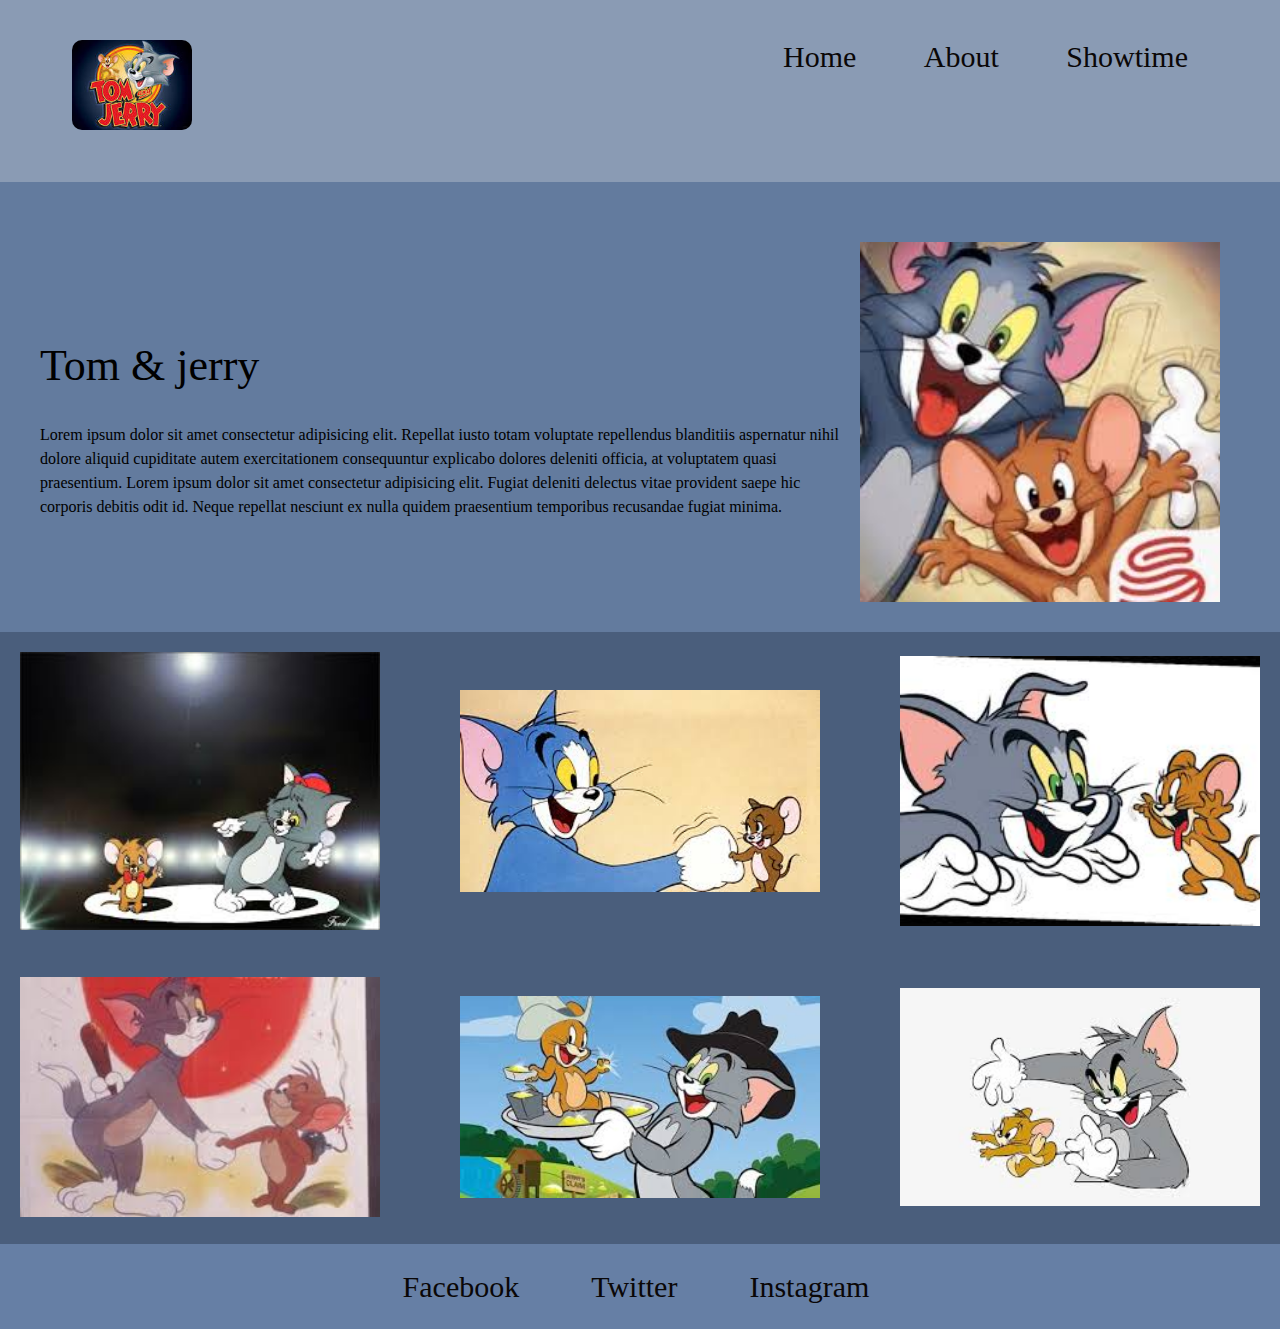
<file: block-BHaabk/index.html>
<!-- 
1. Create a simple page having a header, main content, and a footer.

2. Inside the header keep the brand name to the left and all the navigation to the right.

4. Inside the main content take an article section having two columns. In the first column put a heading and some introductory text of the article and in the second column take an image.

5. After the article section, take a gallery section, in which there will be two rows and in both the row there will be three columns. Each column must have a different image.

6. After the gallery section footer will come.

7. Use flexbox properties and values to create columns.
 -->

 
<!DOCTYPE html>
<html lang="en">
    <head>
        <meta charset="UTF-8">
        <meta name="viewport" content="width=device-width, initial-scale=1.0">
        <title>Blog and Gallery </title>
        <link rel="stylesheet" href="style.css">
    </head>
    <body>
          <header class="header">
            <div class="container">
                  <a class="brand" href="#">
                     <img src="assets/logo.jpeg" alt="Brand Logo">
                  </a>

                 <nav class="nav">
                   <a href="#">Home</a>
                   <a href="#">About</a>
                   <a href="#">Showtime</a>
                 </nav>
             </div>
          </header>
         <main>
              <article class="article">
               
                <div class="row">
                    <div class="column">
                         <h2>Tom & jerry</h2> <br>
                          <p>Lorem ipsum dolor sit amet consectetur adipisicing elit. Repellat iusto totam voluptate repellendus blanditiis aspernatur nihil dolore aliquid cupiditate autem exercitationem consequuntur explicabo dolores deleniti officia, at voluptatem quasi praesentium.
                             Lorem ipsum dolor sit amet consectetur adipisicing elit. Fugiat deleniti delectus vitae provident saepe hic corporis debitis odit id. Neque repellat nesciunt ex nulla quidem praesentium temporibus recusandae fugiat minima.
                          </p>
                    </div>
                    <div class="column-2">
                       <img class="pic" src="assets/images (3).jpeg" alt="tom&jerry">
                     </div>
                </div>
              </article>

             <section class="gallary">
                  <div class="row">
                      <div>
                          <img class="pic" src="assets/pic6.jpeg" alt="tom&jerry">
                      </div>
                       <div>
                           <img class="pic" src="assets/pic1.jpeg" alt="tom&jerry">
                       </div>
                       <div>
                          <img class="pic" src="assets/pic2.jpeg" alt="tom&jerry">
                       </div>
                  </div>
                  <div class="row">
                          <div>
                               <img class="pic" src="assets/pic7.jpeg" alt="tom&jerry">
                           </div>
                           <div>
                              <img class="pic" src="assets/pic3.jpeg" alt="tom&jerry">
                          </div>
                          <div>
                              <img class="pic" src="assets/pic4.jpeg" alt="tom&jerry">
                          </div>
                     </div>
             </section>
      </main>
             <footer class="footer">
               <nav class="link">
                  <a href="https://facebook.com" target="_blanck">Facebook</a>&nbsp;&nbsp;
                  <a href="https://twitter.com" target="_blanck">Twitter</a>&nbsp;&nbsp;  
                  <a href="https://instagram.com" target="_blanck">Instagram</a>&nbsp;&nbsp; 
             </nav>
           </footer>
    
</body>
</html>
</file>
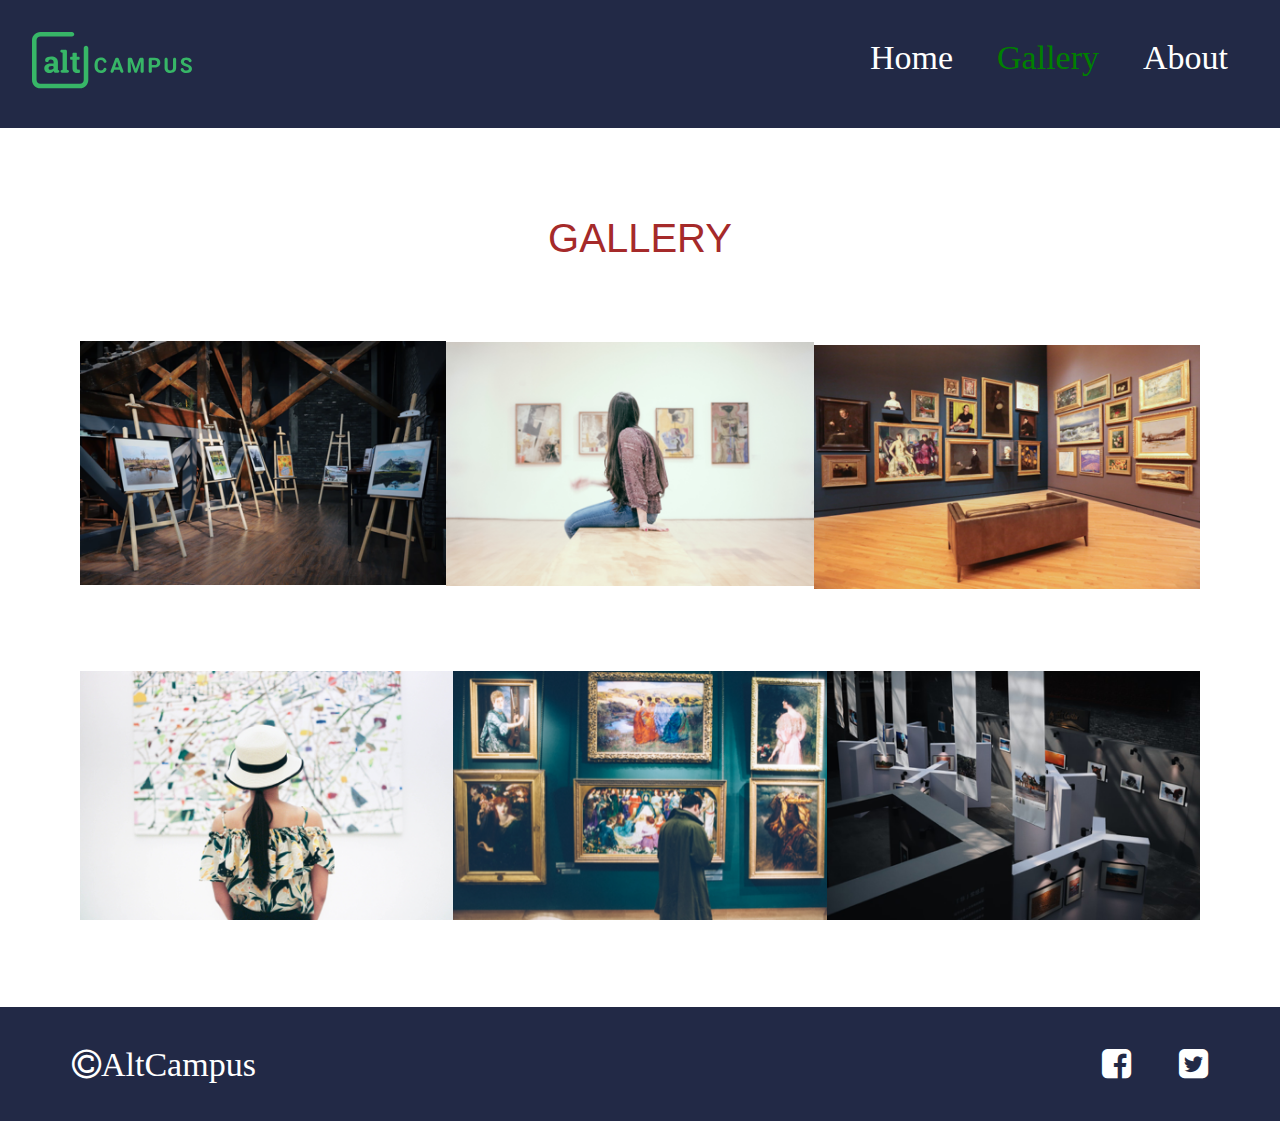
<file: block-BHaabn/index.html>
<!-- 
- Create a gallery using flexbox according to the layout shown below.

![Flex Shrink Property](https://raw.githubusercontent.com/suraj122/AC-STYLE-images/master/flexbox/ex-1.png)

- Using CSS resets is necessary.
- Use semantic tags and keep the nesting and indentation proper.
-->


<!DOCTYPE html>
<html lang="en">
    <head>
        <meta charset="UTF-8">
        <meta name="viewport" content="width=device-width, initial-scale=1.0">
        <title> Gallery section </title>
        <link rel="stylesheet" href="https://cdnjs.cloudflare.com/ajax/libs/font-awesome/4.7.0/css/font-awesome.min.css">
        <link rel="stylesheet" href="style.css">
    </head>
    <body>
          <header class="header">
            <div class="container flex">
                  <a class="brand" href="#">
                     <img src="assets/altcampus-logo.svg" alt="BrandLogo">
                  </a>

                 <nav class="nav">
                   <a href="#">Home</a>
                   <a class="text-color"href="#">Gallery</a>
                   <a href="#">About</a>
                 </nav>
             </div>
          </header>
        <main>
           <section class="gallery-section">
             <h2 class="heading">GALLERY</h2>
             <div class="flex">
                   <div class="col-1">
                     <img src="assets/01.png" alt="painting">
                   </div>

                   <div class="col-1">
                     <img src="assets/02.png" alt="painting">
                   </div>

                   <div class="col-1">
                       <img src="assets/03.png" alt="painting">
                   </div>

              </div>

             <div class="flex">
                  <div class="col-2">
                      <img src="assets/04.png" alt="painting">
                  </div>

                  <div class="col-2">
                        <img src="assets/05.png" alt="painting">
                  </div>

                   <div class="col-2">
                     <img src="assets/06.png" alt="painting">
                  </div>
              </div>
         </section>
       </main>
          <footer>
            <div class="container flex">
              <a href="#"><i class="fa fa-copyright"><b>AltCampus</b></i></a>
              <nav>
                <a href="#"><i class="fa fa-facebook-square"></i></a>
                <a href="#"><i class="fa fa-twitter-square"></i></a>
              </nav>
            </div>
          </footer>

    </body>
</html>
</file>
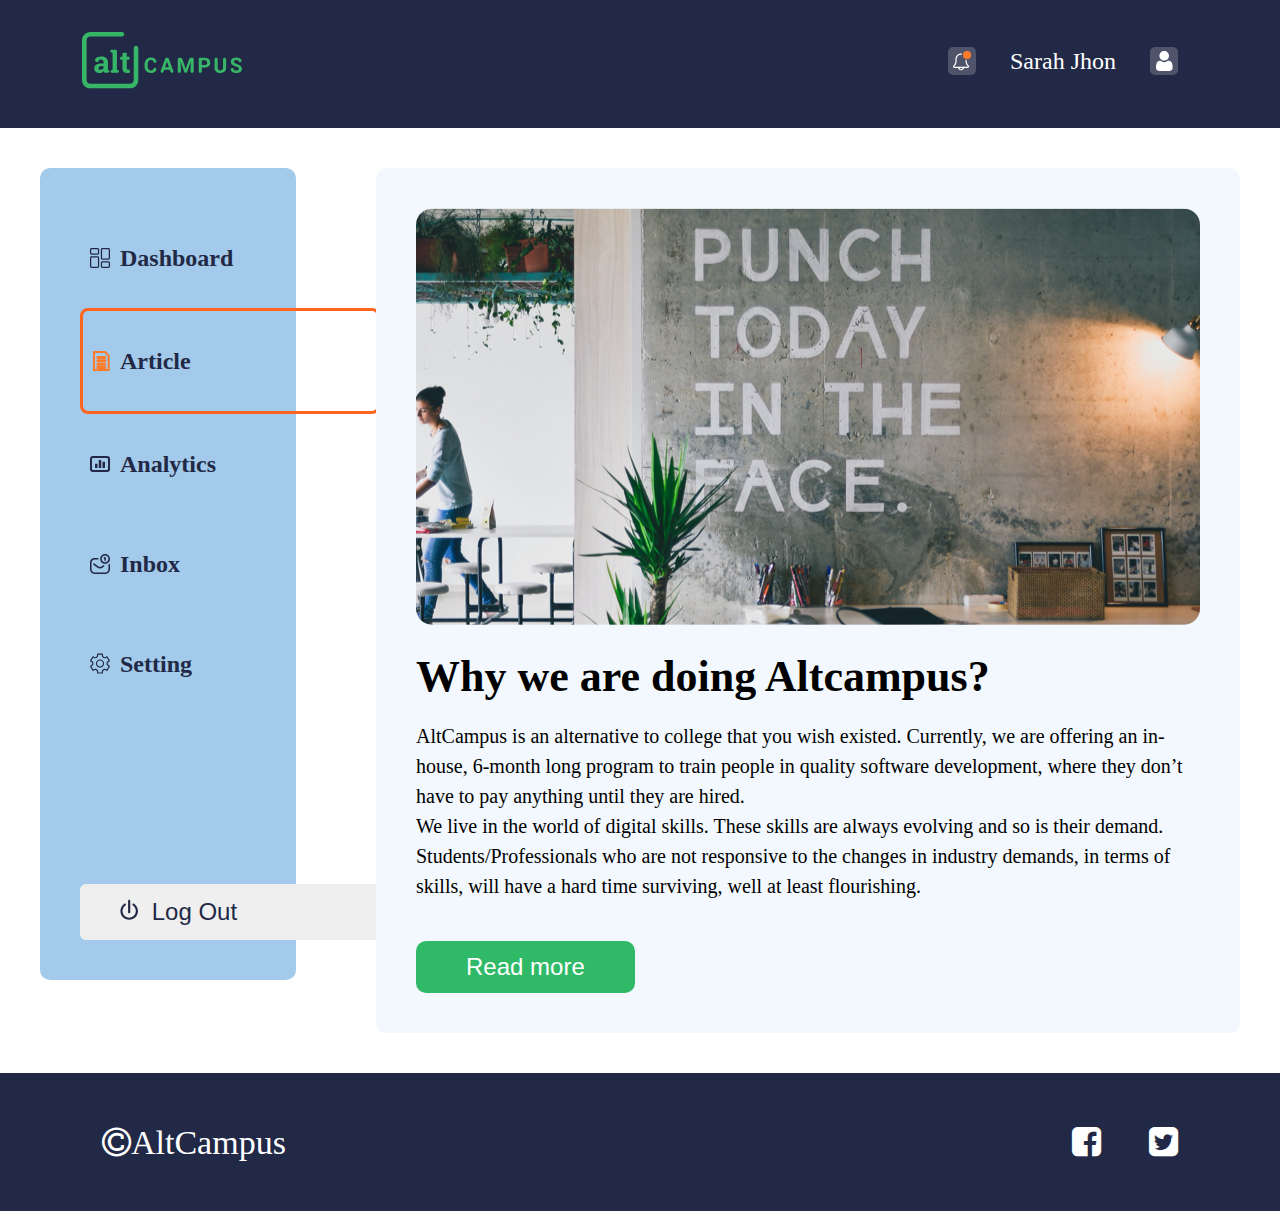
<file: block-BHaabo/index.html>
<!-- 
- Create a page using flexbox according to the layout shown below.

![Flex Shrink Property](https://raw.githubusercontent.com/suraj122/AC-STYLE-images/master/flexbox/ex-2.png)

- Using CSS resets is necessary.
- Use semantic tags and keep the nesting and indentation proper.
-->
<!DOCTYPE html>
<html lang="en">
    <head>
        <meta charset="UTF-8">
        <meta name="viewport" content="width=device-width, initial-scale=1.0">
       <title>Gallery</title>
        <link rel="stylesheet" href="https://cdnjs.cloudflare.com/ajax/libs/font-awesome/4.7.0/css/font-awesome.min.css">
       <link rel="stylesheet" href="assets/style.css">
    </head>
    <body>
          <header class="header">
           <div class="container flex">
               <a href="https://altcampus.io"><img src="assets/altcampus-logo.svg" alt="Altcampus logo"></a>
      
              <nav class="nav">
                 <a class="icon" href="#"><img src="assets/icons/bell.svg" alt="bell icon"></a>
                 <a href="#"><span>Sarah Jhon</span></a>
                   <a class="icon" href="#"><img src="assets/icons/user.svg" alt="user icon"></a>
               </nav>
           </div>
          </header>
      <div class="wraper"> 
         <sidebar class="sidebar" >
             <nav>
                <a href="#">
                  <img src="assets/icons/dashboard.svg" alt="dashboard icon">
                  <span>Dashboard</span>
                </a>
                 <div class="text-wrap">
                    <a  href="#">
                       <img src="assets/icons/article.svg" alt="Article icon">
                         <span>Article</span>
                    </a>
                 </div>

                  <a href="#">
                     <img src="assets/icons/analytics.svg" alt="Analytics icon">
                     <span>Analytics</span>
                   </a>

                 <a href="#">
                     <img src="assets/icons/inbox.svg" alt="Inbox icon">
                     <span>Inbox</span>
                 </a> 
                   <a href="#">
                     <img src="assets/icons/setting.svg" alt="setting icon">
                    <span>Setting</span>
                  </a> 
                
                   <button class="btn">
                        <img src="assets/icons/log-out.svg" alt="log-out button">
                        <span class="btn-wrap">Log Out</span>
                    </button>
                  
              </nav>
         
         </sidebar >

         <main class="maincontent">
                 <article>
                     <img src="assets/01.png" alt="Punch today in the face">
                     <h1>Why we are doing Altcampus?</h1>
                     <p>AltCampus is an alternative to college that you wish existed. Currently,
                        we are offering an in-house, 6-month long program to train people in quality software development, 
                        where they don’t have to pay anything until they are hired.
                     </p>

                     <p>We live in the world of digital skills. These skills are always evolving and so is their demand.
                       Students/Professionals who are not responsive to the changes in industry demands, in terms of skills,
                        will have a hard time surviving, well at least flourishing.
                     </p>
                     <button class="read">
                         <a href="#">Read more</a>
                     </button>
                 </article>
         </main>
      </div>
      <footer class="footer">
         <div class="container flex" >
            <a href="#"><i class="fa fa-copyright"><b>AltCampus</b></i></a>
            <nav>
              <a href="#"><i class="fa fa-facebook-square"></i></a>
              <a href="#"><i class="fa fa-twitter-square"></i></a>
            </nav>
        </div>
      </footer> 
   </body>
</html>
</file>
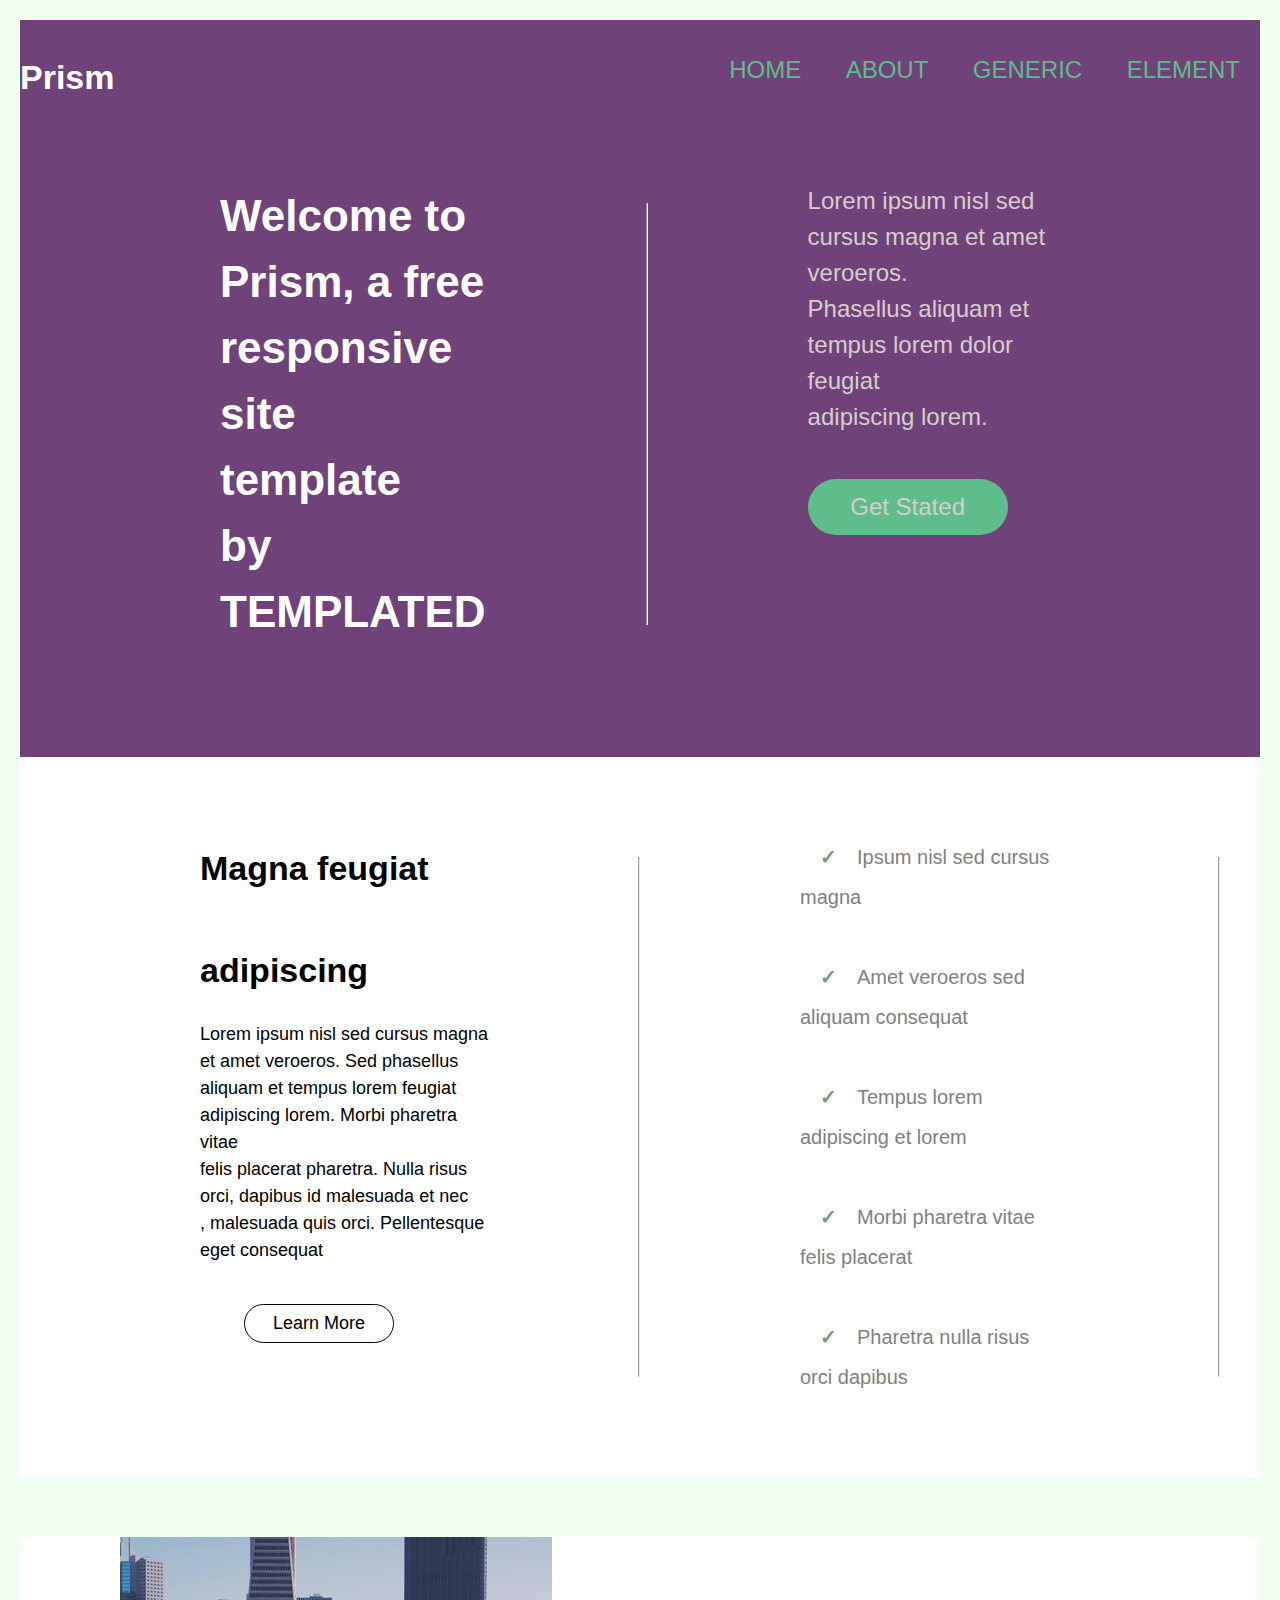
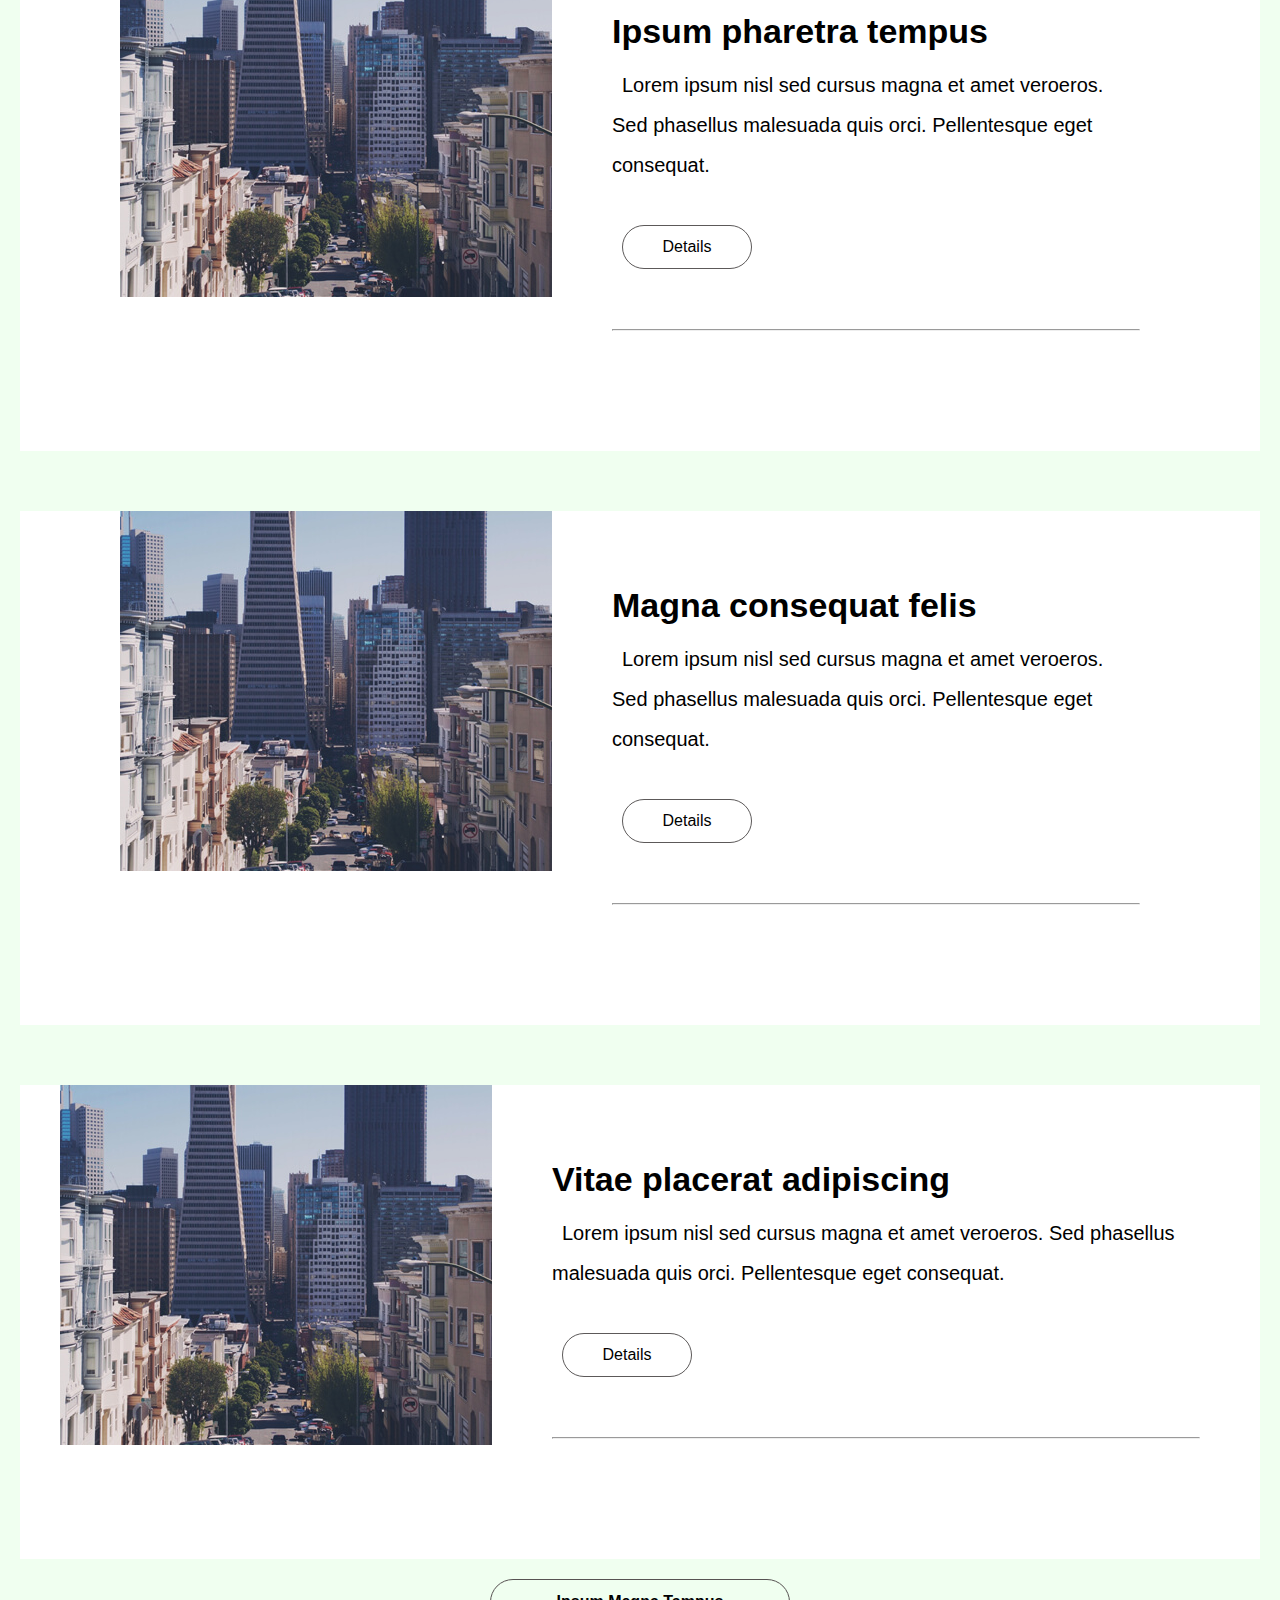
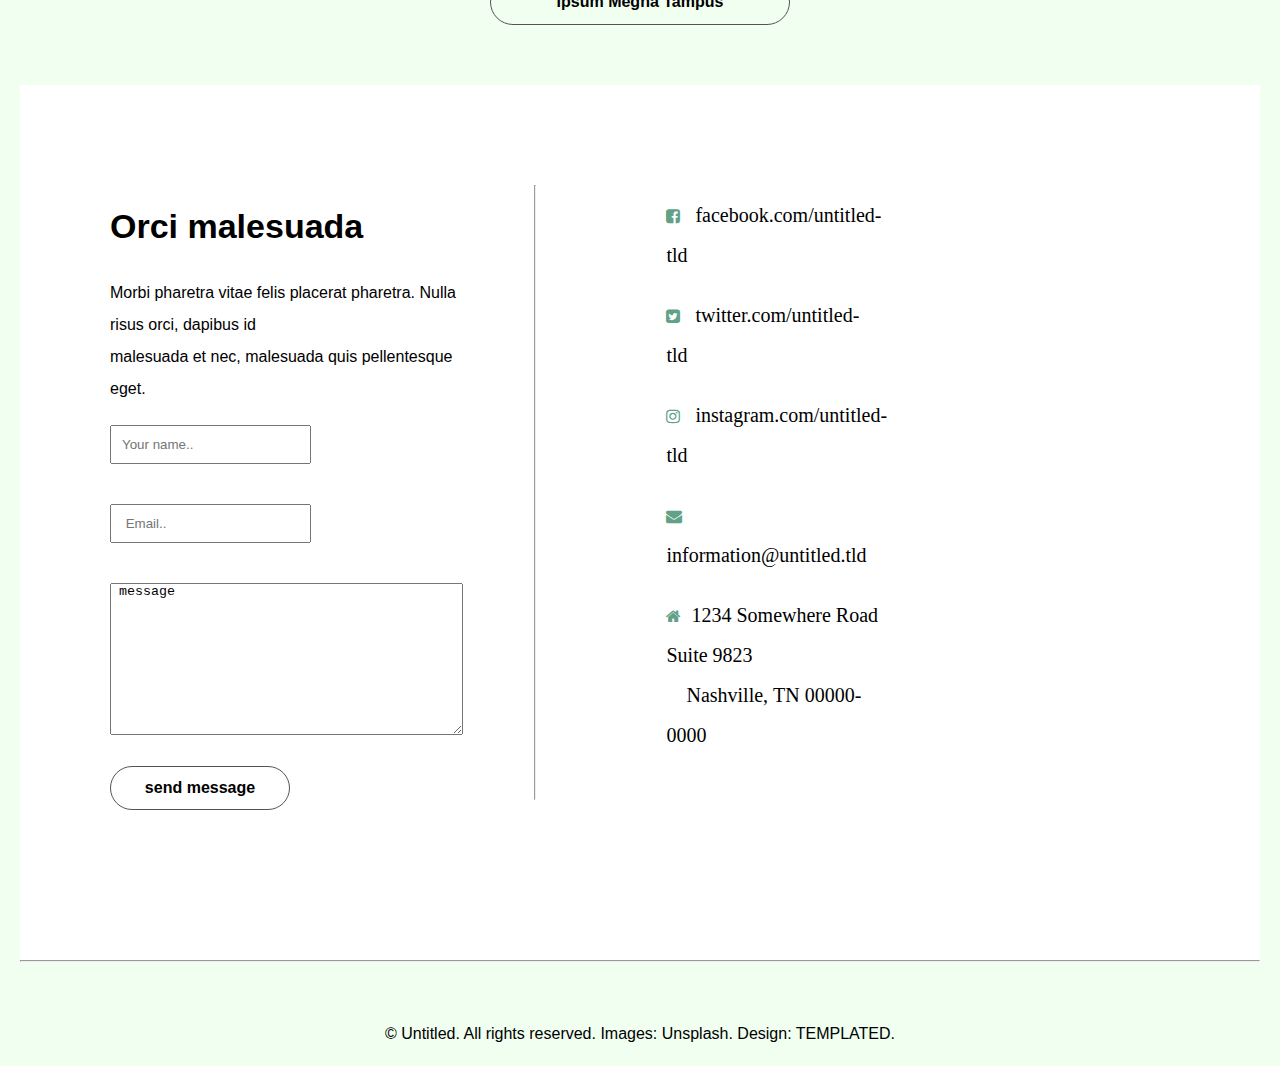
<file: block-BHaabp/index.html>
<!-- 
- Create a page using flexbox according to the layout shown below.

![Flex Shrink Property](https://raw.githubusercontent.com/suraj122/AC-STYLE-images/master/flexbox/ex-3.png)

- Using CSS resets is necessary.
- Use semantic tags and keep the nesting and indentation proper. 
-->
<!DOCTYPE html>
<html lang="en">
<head>
    <meta charset="UTF-8">
    <meta name="viewport" content="width=device-width, initial-scale=1.0">
    <title>Prism layout</title>
    <link rel="stylesheet" href="https://cdnjs.cloudflare.com/ajax/libs/font-awesome/4.7.0/css/font-awesome.min.css">
    <link rel="stylesheet" href="style.css">
</head>
<body>

    <header class="header">
        <div class="container flex">
              <a href="#">
                <h2>Prism</h2>
              </a>

             <nav class="navigation">
                <a href ="#">HOME</a>
                <a href ="#">ABOUT</a>
                <a href ="#">GENERIC</a>
                <a href ="#">ELEMENT</a> 
             </nav>
         </div>

           <div class="banner_container"> 
             <div  class="banner_title">
                  <h1>Welcome to Prism, a free  <br>
                      responsive site template <br>
                      by TEMPLATED <h1>
             </div>
         <hr>
           <div class="banner_job">
                 <p>  Lorem ipsum nisl sed cursus magna et amet veroeros. <br>
                      Phasellus aliquam et tempus lorem dolor feugiat <br> adipiscing lorem.
                  </p>
                  <div class="btn">
                    <b>Get Stated</b>
                  </div>
           </div>
           
          </div>
    </header>

    <!-- section-1 -->
         <article class=" banner_container ">
             <div class="article_content">
                <h3>Magna feugiat adipiscing</h3>
                 <b>Lorem ipsum nisl sed cursus magna et amet veroeros. Sed phasellus <br>
                   aliquam et tempus lorem feugiat adipiscing lorem. 
                   Morbi pharetra vitae <br> felis placerat pharetra.
                   Nulla risus orci, dapibus id malesuada et nec <br>, malesuada quis orci. Pellentesque eget consequat
                </b>
               <div class="learnmore">
                <b>Learn  More</b>
                </div>
            </div>
                    <hr>
             <div class="checklist"> 
                  <ul>
                      <li>Ipsum nisl sed cursus magna</li>
                      <li>Amet veroeros sed aliquam consequat</li>
                      <li>Tempus lorem adipiscing et lorem</li>
                       <li>Morbi pharetra vitae felis placerat</li>
                       <li>Pharetra nulla risus orci dapibus</li>
                   </ul>
                  
            </div>
            <hr> 
       </article>
       
      
        <section>
            <div class=" gallery-section"> 
                <div class="container flex">
                   <div class="gallery-part"> 
                     <img src="assets/pic01.jpg" alt="citylife"></div>  
                   <div class="gallery-about " >
                     <h4>Ipsum pharetra tempus</h4>
                       <strong>Lorem ipsum nisl sed cursus magna et amet veroeros. Sed phasellus malesuada  quis orci.
                             Pellentesque eget consequat.</strong>
                        <div class=" button">
                        <b>Details</b> 
                       </div>   
                          <hr>
                    </div>
              </div> 
            </div>
          </section>
        <section>
          <div class=" gallery-section"> 
           <div class="container flex">
            <div class="gallery-part"> 
              <img src="assets/pic01.jpg" alt="citylife"></div>
              <div class="gallery-about " >
                <h4>Magna consequat felis</h4>
                <strong>Lorem ipsum nisl sed cursus magna et amet veroeros. Sed phasellus malesuada  quis orci.
                   Pellentesque eget consequat.</strong>
                   <div class=" button">
                     <b>Details</b> 
                   </div>  
                   <hr> 
              </div>
          </div>
        </div>
        </section>

          <section>
          <div class="container flex">
            <div class="gallery-part"> 
              <img src="assets/pic01.jpg" alt="citylife"></div>
              <div class="gallery-about " >
                <h4>Vitae placerat adipiscing</h4>
                <strong>Lorem ipsum nisl sed cursus magna et amet veroeros. Sed phasellus malesuada  quis orci.
                   Pellentesque eget consequat.</strong>
                   <div class="button">
                     <b>Details</b> 
                   </div> 
                   <hr>  
              </div>
          </div>
          </div> 
        </section>
        <!--last button -->
        <div class="last-button">
        <div class=" button-last">
          <b>Ipsum Megna Tampus</b> 
        </div> 
      </div>
<section >
  <!--  -->
  <div class="contact-us">
      <div class=" contact-details">

          <h3>Orci malesuada</h3>
          <p>Morbi pharetra vitae felis placerat pharetra. Nulla risus orci, dapibus id <br> malesuada et nec, malesuada quis pellentesque eget.</p>
     <div class="text-box">
      <input type="text"  name="firstname" placeholder="Your name..">
      <input type="text"  name="firstname" placeholder=" Email..">

      </div>
      <div>
      <textarea name ="message" rows="10" cols="42"> message</textarea>
     </div>
     <div class="send-messege">
      <b>send message</b>
      </div>
    </div> 
        <hr>
         <!-- social icon -->
          <div class="media-link">
            <nav>
              <a href="#"><i class=" fa fa-facebook-square"><strong> facebook.com/untitled-tld</strong></i></a> <br>
              <a href="#"><i class="fa fa-twitter-square"><strong> twitter.com/untitled-tld</strong></i></a> <br>
              <a href="#"><i class="fa fa-instagram"><strong> instagram.com/untitled-tld</strong></i></a><br>
              <a href="#"><i class="fa fa-envelope icon"><strong> information@untitled.tld </i></strong></a><br>
              <a href="#"> <i class="fa fa-home"><strong>1234 Somewhere Road Suite 9823<br>
              &nbsp;&nbsp;&nbsp; Nashville, TN 00000-0000</strong></i> </a><br>
            </nav>
           
          </div>
          
        </div>
        <hr>
</section> 
<footer>
  © Untitled. All rights reserved. Images: Unsplash. Design: TEMPLATED.
</footer>
</body>
</html>
</file>
<file: block-BHaabk/style.css>
/* http://meyerweb.com/eric/tools/css/reset/ 
   v2.0 | 20110126
   License: none (public domain)
*/

html, body, div, span, applet, object, iframe,
h1, h2, h3, h4, h5, h6, p, blockquote, pre,
a, abbr, acronym, address, big, cite, code,
del, dfn, em, img, ins, kbd, q, s, samp,
small, strike, strong, sub, sup, tt, var,
b, u, i, center,
dl, dt, dd, ol, ul, li,
fieldset, form, label, legend,
table, caption, tbody, tfoot, thead, tr, th, td,
article, aside, canvas, details, embed, 
figure, figcaption, footer, header, hgroup, 
menu, nav, output, ruby, section, summary,
time, mark, audio, video {
	margin: 0;
	padding: 0;
	border: 0;
	font-size: 100%;
	font: inherit;
	vertical-align: baseline;
}
/* HTML5 display-role reset for older browsers */
article, aside, details, figcaption, figure, 
footer, header, hgroup, menu, nav, section {
	display: block;
}
body {
	line-height: 1;
}
ol, ul {
	list-style: none;
}
blockquote, q {
	quotes: none;
}
blockquote:before, blockquote:after,
q:before, q:after {
	content: '';
	content: none;
}
table {
	border-collapse: collapse;
	border-spacing: 0;
}


/* custum style */

body {
    font-size:16px;
    line-height: 1.5;
    
}
 * {
    box-sizing: border-box;
    margin: 0 auto;
}
.container {
    background-color: #8a9bb4;
    max-width: 100%;;
    margin: 0 auto;
    padding: 0 32px; 
    display: flex; 
    justify-content: space-between; 
    flex-wrap: wrap; 
   
}
/* header */

.brand img {
   width: 140px;
   border-radius: 20px;
   padding: 10px;


}

.nav, a {
    text-decoration:none;
    font-size: 30px;
    color: rgb(10, 7, 7);
    margin: 20px;
    vertical-align: middle;
    padding: 10px;
   
}
/* article */

.article {
    background-color:#637b9e;
    width: 100%;
    height: 50vh;
    justify-content: space-between; 
    flex-wrap: wrap;
    padding: 40px;
    flex-direction: column;
    

  }
   
  h2 {
    font-size: 44px;
  }
  
  .row {
    display: flex;
    align-items: center;
    justify-content: space-between; 
  }

.pic {
    padding: 20px; 
    width: 400px;
}
.gallary {
    background-color:#4a5e7c;
}

.footer, .link {
    background-color:  #667fa5;
    text-align: center; 
    padding: 10px;

}
</file>
<file: block-BHaabn/style.css>
/* http://meyerweb.com/eric/tools/css/reset/ 
   v2.0 | 20110126
   License: none (public domain)
*/

html, body, div, span, applet, object, iframe,
h1, h2, h3, h4, h5, h6, p, blockquote, pre,
a, abbr, acronym, address, big, cite, code,
del, dfn, em, img, ins, kbd, q, s, samp,
small, strike, strong, sub, sup, tt, var,
b, u, i, center,
dl, dt, dd, ol, ul, li,
fieldset, form, label, legend,
table, caption, tbody, tfoot, thead, tr, th, td,
article, aside, canvas, details, embed, 
figure, figcaption, footer, header, hgroup, 
menu, nav, output, ruby, section, summary,
time, mark, audio, video {
	margin: 0;
	padding: 0;
	border: 0;
	font-size: 100%;
	font: inherit;
	vertical-align: baseline;
}
/* HTML5 display-role reset for older browsers */
article, aside, details, figcaption, figure, 
footer, header, hgroup, menu, nav, section {
	display: block;
}
body {
	line-height: 1;
}
ol, ul {
	list-style: none;
}
blockquote, q {
	quotes: none;
}
blockquote:before, blockquote:after,
q:before, q:after {
	content: '';
	content: none;
}
table {
	border-collapse: collapse;
	border-spacing: 0;
}
/* Custom style */
* {
	box-sizing: border-box;
}
body {
    line-height: 1.5;
}
.container {
    max-width: 1350px;
    margin: 0 auto;
    padding: 0 32px;
}
/* header */
.header {
background-color:#222946;
padding: 32px 0px;

}

.brand {
    width: 200px;
    border-radius: 50px;
}
.flex {
    display: flex;
    justify-content: space-between;

}
.nav a {
	font-size: 34px;
	text-decoration: none;
	margin: 20px;
	color: white;
}
.nav .text-color {
	color: green;
}
/* gallery */
.gallery-section {
	padding: 80px;
}
.heading {
	font-size: 40px;
	text-align:center;
	color:brown;
	font-family: Arial, Helvetica, sans-serif;
}
.gallery-section img {
	width: 100%;
	margin-top:20% ;
}
/* footer */
 footer {
	background-color:#222946;
	padding: 20px;
	font-size: 34px; 
	color: white;
	}
.fa {
	font-size:34px;
	color: white;
	padding: 20px;


}
</file>
<file: block-BHaabo/assets/style.css>
/* http://meyerweb.com/eric/tools/css/reset/ 
   v2.0 | 20110126
   License: none (public domain)
*/

html, body, div, span, applet, object, iframe,
h1, h2, h3, h4, h5, h6, p, blockquote, pre,
a, abbr, acronym, address, big, cite, code,
del, dfn, em, img, ins, kbd, q, s, samp,
small, strike, strong, sub, sup, tt, var,
b, u, i, center,
dl, dt, dd, ol, ul, li,
fieldset, form, label, legend,
table, caption, tbody, tfoot, thead, tr, th, td,
article, aside, canvas, details, embed, 
figure, figcaption, footer, header, hgroup, 
menu, nav, output, ruby, section, summary,
time, mark, audio, video {
	margin: 0;
	padding: 0;
	border: 0;
	font-size: 100%;
	font: inherit;
	vertical-align: baseline;
}
/* HTML5 display-role reset for older browsers */
article, aside, details, figcaption, figure, 
footer, header, hgroup, menu, nav, section {
	display: block;
}
body {
	line-height: 1;
}
ol, ul {
	list-style: none;
}
blockquote, q {
	quotes: none;
}
blockquote:before, blockquote:after,
q:before, q:after {
	content: '';
	content: none;
}
table {
	border-collapse: collapse;
	border-spacing: 0;
}

/* Custom style */
* {
    box-sizing: border-box;
    margin: 0;
    padding: 0;
}
body {
    line-height: 1.5;
}
.container {
    width: 100%;
    padding: 0 82px; 
}
/* header */
.header {
background-color:#222946;
padding: 32px 0px;

}

.flex {
    display: flex;
    justify-content: space-between;
    align-items: center;  

}
.nav a {
	font-size: 24px;
    text-decoration: none;
	color: white;
}
 .icon {
    vertical-align: middle;
    margin: 20px; 
} 
/* Side bar */

.sidebar {
    width: 20%;
    height: 100%;
     display: flex; 
    font-size: 24px;
    background: #A3CAEA;
    margin: 40px;
    border-radius: 10px;
    padding: 40px;
    /* flex: 1; */
}
.sidebar a{
    color: #222946;
    font-weight: bold;
    display:flex;
    width: 100px;
    line-height: 60px;
    text-decoration: none;
    padding: 10px;
    


}

span {
    margin: 10px;
}
.text-wrap {
    border: 3px solid rgb(255, 101, 30);
    border-radius: 8px;
    width: 300px;
}

 .btn {
    width: 300px;
    margin-top: 170px;
    padding: 14px 40px;
    border: none;
    border-radius: 6px;
    text-align: left;
 }

.btn-wrap {
    font-size: 24px;
    color:  #222946;
}

/* mainpart */

.maincontent {
    /* display: flex; */
    flex-wrap: wrap;
    /* flex: 3;  */
    background-color: blue;
    height: 100%;
    font-size: 20px;
    background: #F2F8FD;
    margin: 40px;
    border-radius: 10px;
    padding: 40px;

  
}
.read {
   background-color: #30BA67;
   font-size: 24px;
   padding: 12px 50px;
   margin-top: 40px;
   border-radius: 10px;
   color: white;
   border: none;
  
}
.read a {
    text-decoration: none;
    color: white;
}

h1 {
    font-size: 44px;
    font-weight: bold;
    line-height: 2;
}

 .wraper {
    display: flex;
   
} 

/* footer */
.footer {
	background-color:#222946;
	font-size: 34px; 
    color: white;
    padding: 32px 0;
	}
.fa {
	font-size:34px;
	color: white;
	padding: 20px;


}
</file>
<file: block-BHaabp/style.css>
/* http://meyerweb.com/eric/tools/css/reset/ 
   v2.0 | 20110126
   License: none (public domain)
*/

html, body, div, span, applet, object, iframe,
h1, h2, h3, h4, h5, h6, p, blockquote, pre,
a, abbr, acronym, address, big, cite, code,
del, dfn, em, img, ins, kbd, q, s, samp,
small, strike, strong, sub, sup, tt, var,
b, u, i, center,
dl, dt, dd, ol, ul, li,
fieldset, form, label, legend,
table, caption, tbody, tfoot, thead, tr, th, td,
article, aside, canvas, details, embed, 
figure, figcaption, footer, header, hgroup, 
menu, nav, output, ruby, section, summary,
time, mark, audio, video {
	margin: 0;
	padding: 0;
	border: 0;
	font-size: 100%;
	font: inherit;
	vertical-align: baseline;
}
/* HTML5 display-role reset for older browsers */
article, aside, details, figcaption, figure, 
footer, header, hgroup, menu, nav, section {
	display: block;
}
body {
	line-height: 1;
}
ol, ul {
	list-style: none;
}
blockquote, q {
	quotes: none;
}
blockquote:before, blockquote:after,
q:before, q:after {
	content: '';
	content: none;
}
table {
	border-collapse: collapse;
	border-spacing: 0;
}

/* Custum style */
* {
    box-sizing: border-box;
    margin: 0;
    padding: 0;
}
body {
    margin: 20px;
    background-color: honeydew;
    line-height: 1.5;
    font-family: 'roboto' ,sans-serif;
}

.container {
  
    max-width: 1350px;
    margin: 0 auto;
}
/* header */

.header {
    
background-color:#6F4279;
padding: 32px 0px;

}


.flex {
    display: flex;
    justify-content: space-between;

}
.navigation a {
	font-size: 24px;
	text-decoration: none;
	margin: 20px;
	color:#5EBD8B;
}

h2 {
    font-weight: bold;
    font-size: 34px;
    color: white;
        
    }
h2, a {
        text-decoration: none;
    }

.banner_container {
    padding: 40px;
    display: flex;
    justify-content: flex-start;
    } 

.banner_title {
    width: 50%;
    font-size: 44px;
    color: white;
    font-weight: bold;
 
}
.banner_job {
    width: 50%;
    font-size: 24px;
    color: #d8cdcd;
}
.banner_title,  .banner_job {
 width: 50%;
 margin: 40px;
 padding: 0 120px;
  
}
 .btn {
    margin-top: 44px;
    background-color: #5EBD8B;
    text-align: center;
    width: 200px;
    padding: 10px;
    border-radius: 30px;
}

/* article-1  */


.article_content {
   
    color: black;
    font-size: 18px;
    
}
h3 {
    font-size: 34px;
    font-weight: bold;
    line-height:3;
}
.learnmore {
    margin:40px 44px; 
    color: black;
    text-align: center;
    width: 150px;
     padding: 5px; 
    border-radius: 30px;
    border:1px solid black;
}

.checklist {
    margin:80px 60px;
    font-size: 24px;
    color: black;
    line-height: 2; 
       
} 

ul {
  
    font-size: 20px;
    color: gray;
  }
  
  ul li:before {
    content: '✓';
    color: #60a187;
    font-weight: bold;
    padding: 20px;
  }
  li {
    padding:20px ;
  } 
.article_content, .checklist {
   
    width: 50%;
    margin: 20px;
    padding: 0 120px;  
}

article {
    background-color: white;
}


/* section-2 gallery part  */
section {
    background-color: white;
}
hr {
   margin-top: 60px;
   margin-bottom: 60px;
}

 .gallery-section  {
     
   margin:  60px 60px;
} 
h4 {
    font-size: 34px;
    font-weight: bold;
}
 .gallery-part {
    margin-left: 40px ;
} 
.gallery-about {
    margin: 40px;
    line-height: 2;
    padding: 20px;
}
.button{
margin:40px 10px;
color: black;
text-align: center;
width: 130px;
padding: 5px;
border-radius: 30px;
border:1px solid rgb(92, 89, 89);
}

.last-button {
    display: flex;
    justify-content: center;
}


.button-last {
margin-top: 20px;
font-weight: bold;
width: 300px;
padding: 10px;
border-radius: 30px;
border:1px solid rgb(87, 82, 82);
text-align: center;
}
/* contact details */
.contact-us{
    margin-top:  60px;
    padding: 40px;
    display: flex;
    justify-content: space-between;
    }  

.contact-details{
    line-height: 2;
    padding: 50px;
}

input {
    padding: 10px;
    margin:20px 0px ;
}
textarea {
  
    margin:  20px 0px;
}
/* social-link */

.media-link {
    margin-top: 60px;
    padding: 0 120px; 
    color: black;
    line-height: 2;
    display: flex;
    margin-right: 200px;
  
}
.fa {
    color: #60a187; 
    margin: 10px;
    line-height: 2;

}

strong {
    color: black;
    font-size: 20px;
    margin: 10px;
}
.send-messege {
font-weight: bold;
width: 180px;
padding: 5px;
border-radius: 30px;
border:1px solid rgb(87, 82, 82);
text-align: center;
} 
footer {
    text-align: center;
    margin: 20px;
}
</file>
